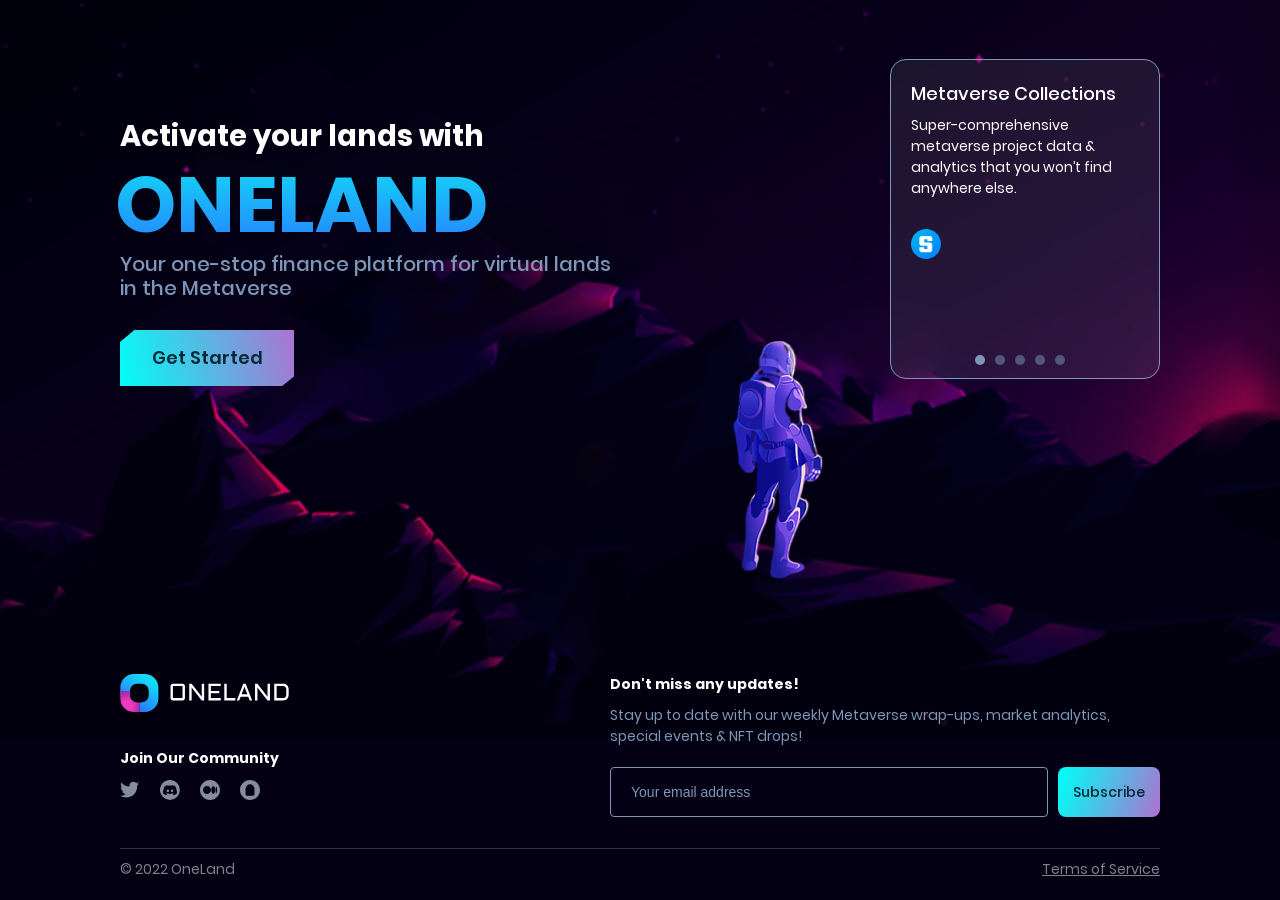
<file: index.html>
<!DOCTYPE html><html><head><meta charSet="utf-8"/><meta name="viewport" content="width=device-width,user-scalable=no"/><meta name="twitter:card" content="summary_large_image"/><meta content="website" property="og:type"/><meta content="OneLand" property="og:site_name"/><meta content="Providing in-depth Metaverse market and project data, a Land NFT marketplace and Virtual Real Estate Media Hub" property="og:title"/><meta content="https://test.oneland.world/images/twitter_card.png" property="og:image"/><title>ONELAND</title><meta name="next-head-count" content="8"/><meta name="description" content="One-Stop Land Platform for The Metaverse"/><script async="" src="https://www.googletagmanager.com/gtag/js?id=G-53GM5QS3TE"></script><script>
                      window.dataLayer = window.dataLayer || [];
                      function gtag(){dataLayer.push(arguments);}
                      gtag('js', new Date());
                      gtag('config', 'G-53GM5QS3TE', {  page_path: window.location.pathname });
                    </script><script src="https://platform.twitter.com/widgets.js"></script><link rel="preload" href="/_next/static/css/a9a247ccb3dfcb4e.css" as="style"/><link rel="stylesheet" href="/_next/static/css/a9a247ccb3dfcb4e.css" data-n-g=""/><noscript data-n-css=""></noscript><script defer="" nomodule="" src="/_next/static/chunks/polyfills-c67a75d1b6f99dc8.js"></script><script src="/_next/static/chunks/webpack-e286ef7a2d4c96e2.js" defer=""></script><script src="/_next/static/chunks/framework-36098b990598bc0c.js" defer=""></script><script src="/_next/static/chunks/main-a00188b5d49149a0.js" defer=""></script><script src="/_next/static/chunks/pages/_app-64d14ee722ab9e1c.js" defer=""></script><script src="/_next/static/chunks/pages/index-bf2d118e84ed1883.js" defer=""></script><script src="/_next/static/QUK57sZ9IiZrayh2qy81l/_buildManifest.js" defer=""></script><script src="/_next/static/QUK57sZ9IiZrayh2qy81l/_ssgManifest.js" defer=""></script><style data-styled="" data-styled-version="5.3.3"></style></head><body><div id="__next"><div class="App"></div></div><script id="__NEXT_DATA__" type="application/json">{"props":{"pageProps":{}},"page":"/","query":{},"buildId":"QUK57sZ9IiZrayh2qy81l","nextExport":true,"autoExport":true,"isFallback":false,"scriptLoader":[]}</script></body></html>
</file>
<file: _next/static/css/a9a247ccb3dfcb4e.css>
body,html{padding:0;margin:0;font-family:Poppins,-apple-system,BlinkMacSystemFont,Segoe UI,Roboto,Oxygen,Ubuntu,Cantarell,Fira Sans,Droid Sans,Helvetica Neue,sans-serif;font-weight:400;font-size:14px;-webkit-text-size-adjust:100%;-webkit-tap-highlight-color:rgba(0,0,0,0)}@media screen and (max-width:1600px){html{font-size:12.6px}}@media screen and (max-width:1560px){html{font-size:12.25px}}@media screen and (max-width:1520px){html{font-size:11.9px}}@media screen and (max-width:1440px){html{font-size:11.2px}}@media screen and (max-width:1360px){html{font-size:10.5px}}@media screen and (max-width:1280px){html{font-size:9.8px}}a{color:inherit;text-decoration:none}*{box-sizing:border-box}#__next{overflow:hidden;display:flex;flex-direction:column}#__next,.App,body,html{height:100%;width:100%}.echarts-for-react{height:100%!important}.MuiCheckbox-root{padding:0!important}@font-face{font-family:Poppins;src:url(/fonts/Poppins-Light.ttf) format("truetype");font-style:normal;font-weight:300}@font-face{font-family:Poppins;src:url(/fonts/Poppins-Regular.ttf) format("truetype");font-style:normal;font-weight:400}@font-face{font-family:Poppins;src:url(/fonts/Poppins-Medium.ttf) format("truetype");font-style:normal;font-weight:500}@font-face{font-family:Poppins;src:url(/fonts/Poppins-SemiBold.ttf) format("truetype");font-style:normal;font-weight:600}@font-face{font-family:Poppins;src:url(/fonts/Poppins-Bold.ttf) format("truetype");font-style:normal;font-weight:700}@font-face{font-family:Poppins;src:url(/fonts/Poppins-ExtraBold.ttf) format("truetype");font-style:normal;font-weight:800}@font-face{font-family:Poppins;src:url(/fonts/Poppins-Black.ttf) format("truetype");font-style:normal;font-weight:900}@font-face{font-family:Mono-Spaced;src:url(/fonts/DroidSansMono.ttf) format("truetype");font-style:normal;font-weight:400}@font-face{font-family:Roboto;src:url(/fonts/Roboto-Regular.ttf) format("truetype");font-style:normal;font-weight:400}.w-300{font-weight:300!important}.w-400{font-weight:400!important}.w-500{font-weight:500!important}.w-600{font-weight:600!important}.w-700{font-weight:700!important}.w-800{font-weight:800!important}.w-900{font-weight:900!important}.hidden-scroll-bar::-webkit-scrollbar{display:none}.scrollbar::-webkit-scrollbar{width:6px;height:6px;background-color:transparent}.scrollbar::-webkit-scrollbar-thumb{border-radius:3px;background-color:hsla(0,0%,50%,.5)}input::-webkit-inner-spin-button,input::-webkit-outer-spin-button{-webkit-appearance:none}input[type=number]{-moz-appearance:textfield}.MuiTooltip-popper>a{text-decoration:underline}.leaflet-image-layer,.leaflet-layer,.leaflet-marker-icon,.leaflet-marker-shadow,.leaflet-pane,.leaflet-pane>canvas,.leaflet-pane>svg,.leaflet-tile,.leaflet-tile-container,.leaflet-zoom-box{position:absolute;left:0;top:0}.leaflet-container{overflow:hidden}.leaflet-marker-icon,.leaflet-marker-shadow,.leaflet-tile{-webkit-user-select:none;-moz-user-select:none;user-select:none;-webkit-user-drag:none}.leaflet-tile::selection{background:transparent}.leaflet-safari .leaflet-tile{image-rendering:-webkit-optimize-contrast}.leaflet-safari .leaflet-tile-container{width:1600px;height:1600px;-webkit-transform-origin:0 0}.leaflet-marker-icon,.leaflet-marker-shadow{display:block}.leaflet-container .leaflet-marker-pane img,.leaflet-container .leaflet-overlay-pane svg,.leaflet-container .leaflet-shadow-pane img,.leaflet-container .leaflet-tile,.leaflet-container .leaflet-tile-pane img,.leaflet-container img.leaflet-image-layer{max-width:none!important;max-height:none!important}.leaflet-container.leaflet-touch-zoom{touch-action:pan-x pan-y}.leaflet-container.leaflet-touch-drag{touch-action:none;touch-action:pinch-zoom}.leaflet-container.leaflet-touch-drag.leaflet-touch-zoom{touch-action:none}.leaflet-container{-webkit-tap-highlight-color:transparent}.leaflet-container a{-webkit-tap-highlight-color:rgba(51,181,229,.4)}.leaflet-tile{filter:inherit;visibility:hidden}.leaflet-tile-loaded{visibility:inherit}.leaflet-zoom-box{width:0;height:0;box-sizing:border-box;z-index:800}.leaflet-overlay-pane svg{-moz-user-select:none}.leaflet-pane{z-index:400}.leaflet-tile-pane{z-index:200}.leaflet-overlay-pane{z-index:400}.leaflet-shadow-pane{z-index:500}.leaflet-marker-pane{z-index:600}.leaflet-tooltip-pane{z-index:650}.leaflet-popup-pane{z-index:700}.leaflet-map-pane canvas{z-index:100}.leaflet-map-pane svg{z-index:200}.leaflet-vml-shape{width:1px;height:1px}.lvml{behavior:url(#default#VML);display:inline-block;position:absolute}.leaflet-control{position:relative;z-index:800;pointer-events:visiblePainted;pointer-events:auto}.leaflet-bottom,.leaflet-top{position:absolute;z-index:1000;pointer-events:none}.leaflet-top{top:0}.leaflet-right{right:0}.leaflet-bottom{bottom:0}.leaflet-left{left:0}.leaflet-control{float:left;clear:both}.leaflet-right .leaflet-control{float:right}.leaflet-top .leaflet-control{margin-top:10px}.leaflet-bottom .leaflet-control{margin-bottom:10px}.leaflet-left .leaflet-control{margin-left:10px}.leaflet-right .leaflet-control{margin-right:10px}.leaflet-fade-anim .leaflet-tile{will-change:opacity}.leaflet-fade-anim .leaflet-popup{opacity:0;transition:opacity .2s linear}.leaflet-fade-anim .leaflet-map-pane .leaflet-popup{opacity:1}.leaflet-zoom-animated{transform-origin:0 0}.leaflet-zoom-anim .leaflet-zoom-animated{will-change:transform;transition:transform .25s cubic-bezier(0,0,.25,1)}.leaflet-pan-anim .leaflet-tile,.leaflet-zoom-anim .leaflet-tile{transition:none}.leaflet-zoom-anim .leaflet-zoom-hide{visibility:hidden}.leaflet-interactive{cursor:pointer}.leaflet-grab{cursor:-webkit-grab;cursor:grab}.leaflet-crosshair,.leaflet-crosshair .leaflet-interactive{cursor:crosshair}.leaflet-control,.leaflet-popup-pane{cursor:auto}.leaflet-dragging .leaflet-grab,.leaflet-dragging .leaflet-grab .leaflet-interactive,.leaflet-dragging .leaflet-marker-draggable{cursor:move;cursor:-webkit-grabbing;cursor:grabbing}.leaflet-image-layer,.leaflet-marker-icon,.leaflet-marker-shadow,.leaflet-pane>svg path,.leaflet-tile-container{pointer-events:none}.leaflet-image-layer.leaflet-interactive,.leaflet-marker-icon.leaflet-interactive,.leaflet-pane>svg path.leaflet-interactive,svg.leaflet-image-layer.leaflet-interactive path{pointer-events:visiblePainted;pointer-events:auto}.leaflet-container{background:#ddd;outline:0}.leaflet-container a{color:#0078a8}.leaflet-container a.leaflet-active{outline:2px solid orange}.leaflet-zoom-box{border:2px dotted #38f;background:hsla(0,0%,100%,.5)}.leaflet-container{font:12px/1.5 Helvetica Neue,Arial,Helvetica,sans-serif}.leaflet-bar{box-shadow:0 1px 5px rgba(0,0,0,.65);border-radius:4px}.leaflet-bar a,.leaflet-bar a:hover{background-color:#fff;border-bottom:1px solid #ccc;width:26px;height:26px;line-height:26px;display:block;text-align:center;text-decoration:none;color:#000}.leaflet-bar a,.leaflet-control-layers-toggle{background-position:50% 50%;background-repeat:no-repeat;display:block}.leaflet-bar a:hover{background-color:#f4f4f4}.leaflet-bar a:first-child{border-top-left-radius:4px;border-top-right-radius:4px}.leaflet-bar a:last-child{border-bottom-left-radius:4px;border-bottom-right-radius:4px;border-bottom:none}.leaflet-bar a.leaflet-disabled{cursor:default;background-color:#f4f4f4;color:#bbb}.leaflet-touch .leaflet-bar a{width:30px;height:30px;line-height:30px}.leaflet-touch .leaflet-bar a:first-child{border-top-left-radius:2px;border-top-right-radius:2px}.leaflet-touch .leaflet-bar a:last-child{border-bottom-left-radius:2px;border-bottom-right-radius:2px}.leaflet-control-zoom-in,.leaflet-control-zoom-out{font:700 18px Lucida Console,Monaco,monospace;text-indent:1px}.leaflet-touch .leaflet-control-zoom-in,.leaflet-touch .leaflet-control-zoom-out{font-size:22px}.leaflet-control-layers{box-shadow:0 1px 5px rgba(0,0,0,.4);background:#fff;border-radius:5px}.leaflet-control-layers-toggle{background-image:url(/_next/static/media/layers.ef6db872.png);width:36px;height:36px}.leaflet-retina .leaflet-control-layers-toggle{background-image:url(/_next/static/media/layers-2x.9859cd12.png);background-size:26px 26px}.leaflet-touch .leaflet-control-layers-toggle{width:44px;height:44px}.leaflet-control-layers .leaflet-control-layers-list,.leaflet-control-layers-expanded .leaflet-control-layers-toggle{display:none}.leaflet-control-layers-expanded .leaflet-control-layers-list{display:block;position:relative}.leaflet-control-layers-expanded{padding:6px 10px 6px 6px;color:#333;background:#fff}.leaflet-control-layers-scrollbar{overflow-y:scroll;overflow-x:hidden;padding-right:5px}.leaflet-control-layers-selector{margin-top:2px;position:relative;top:1px}.leaflet-control-layers label{display:block}.leaflet-control-layers-separator{height:0;border-top:1px solid #ddd;margin:5px -10px 5px -6px}.leaflet-default-icon-path{background-image:url(/_next/static/media/marker-icon.d577052a.png)}.leaflet-container .leaflet-control-attribution{background:#fff;background:hsla(0,0%,100%,.7);margin:0}.leaflet-control-attribution,.leaflet-control-scale-line{padding:0 5px;color:#333}.leaflet-control-attribution a{text-decoration:none}.leaflet-control-attribution a:hover{text-decoration:underline}.leaflet-container .leaflet-control-attribution,.leaflet-container .leaflet-control-scale{font-size:11px}.leaflet-left .leaflet-control-scale{margin-left:5px}.leaflet-bottom .leaflet-control-scale{margin-bottom:5px}.leaflet-control-scale-line{border:2px solid #777;border-top:none;line-height:1.1;padding:2px 5px 1px;font-size:11px;white-space:nowrap;overflow:hidden;box-sizing:border-box;background:#fff;background:hsla(0,0%,100%,.5)}.leaflet-control-scale-line:not(:first-child){border-top:2px solid #777;border-bottom:none;margin-top:-2px}.leaflet-control-scale-line:not(:first-child):not(:last-child){border-bottom:2px solid #777}.leaflet-touch .leaflet-bar,.leaflet-touch .leaflet-control-attribution,.leaflet-touch .leaflet-control-layers{box-shadow:none}.leaflet-touch .leaflet-bar,.leaflet-touch .leaflet-control-layers{border:2px solid rgba(0,0,0,.2);background-clip:padding-box}.leaflet-popup{position:absolute;text-align:center;margin-bottom:20px}.leaflet-popup-content-wrapper{padding:1px;text-align:left;border-radius:12px}.leaflet-popup-content{margin:13px 19px;line-height:1.4}.leaflet-popup-content p{margin:18px 0}.leaflet-popup-tip-container{width:40px;height:20px;position:absolute;left:50%;margin-left:-20px;overflow:hidden;pointer-events:none}.leaflet-popup-tip{width:17px;height:17px;padding:1px;margin:-10px auto 0;transform:rotate(45deg)}.leaflet-popup-content-wrapper,.leaflet-popup-tip{background:#fff;color:#333;box-shadow:0 3px 14px rgba(0,0,0,.4)}.leaflet-container a.leaflet-popup-close-button{position:absolute;top:0;right:0;padding:4px 4px 0 0;border:none;text-align:center;width:18px;height:14px;font:16px/14px Tahoma,Verdana,sans-serif;color:#c3c3c3;text-decoration:none;font-weight:700;background:transparent}.leaflet-container a.leaflet-popup-close-button:hover{color:#999}.leaflet-popup-scrolled{overflow:auto;border-bottom:1px solid #ddd;border-top:1px solid #ddd}.leaflet-oldie .leaflet-popup-content-wrapper{-ms-zoom:1}.leaflet-oldie .leaflet-popup-tip{width:24px;margin:0 auto;-ms-filter:"progid:DXImageTransform.Microsoft.Matrix(M11=0.70710678, M12=0.70710678, M21=-0.70710678, M22=0.70710678)";filter:progid:DXImageTransform.Microsoft.Matrix(M11=0.70710678,M12=0.70710678,M21=-0.70710678,M22=0.70710678)}.leaflet-oldie .leaflet-popup-tip-container{margin-top:-1px}.leaflet-oldie .leaflet-control-layers,.leaflet-oldie .leaflet-control-zoom,.leaflet-oldie .leaflet-popup-content-wrapper,.leaflet-oldie .leaflet-popup-tip{border:1px solid #999}.leaflet-div-icon{background:#fff;border:1px solid #666}.leaflet-tooltip{position:absolute;padding:6px;background-color:#fff;border:1px solid #fff;border-radius:3px;color:#222;white-space:nowrap;-webkit-user-select:none;-moz-user-select:none;user-select:none;pointer-events:none;box-shadow:0 1px 3px rgba(0,0,0,.4)}.leaflet-tooltip.leaflet-clickable{cursor:pointer;pointer-events:auto}.leaflet-tooltip-bottom:before,.leaflet-tooltip-left:before,.leaflet-tooltip-right:before,.leaflet-tooltip-top:before{position:absolute;pointer-events:none;border:6px solid transparent;background:transparent;content:""}.leaflet-tooltip-bottom{margin-top:6px}.leaflet-tooltip-top{margin-top:-6px}.leaflet-tooltip-bottom:before,.leaflet-tooltip-top:before{left:50%;margin-left:-6px}.leaflet-tooltip-top:before{bottom:0;margin-bottom:-12px;border-top-color:#fff}.leaflet-tooltip-bottom:before{top:0;margin-top:-12px;margin-left:-6px;border-bottom-color:#fff}.leaflet-tooltip-left{margin-left:-6px}.leaflet-tooltip-right{margin-left:6px}.leaflet-tooltip-left:before,.leaflet-tooltip-right:before{top:50%;margin-top:-6px}.leaflet-tooltip-left:before{right:0;margin-right:-12px;border-left-color:#fff}.leaflet-tooltip-right:before{left:0;margin-left:-12px;border-right-color:#fff}
</file>
